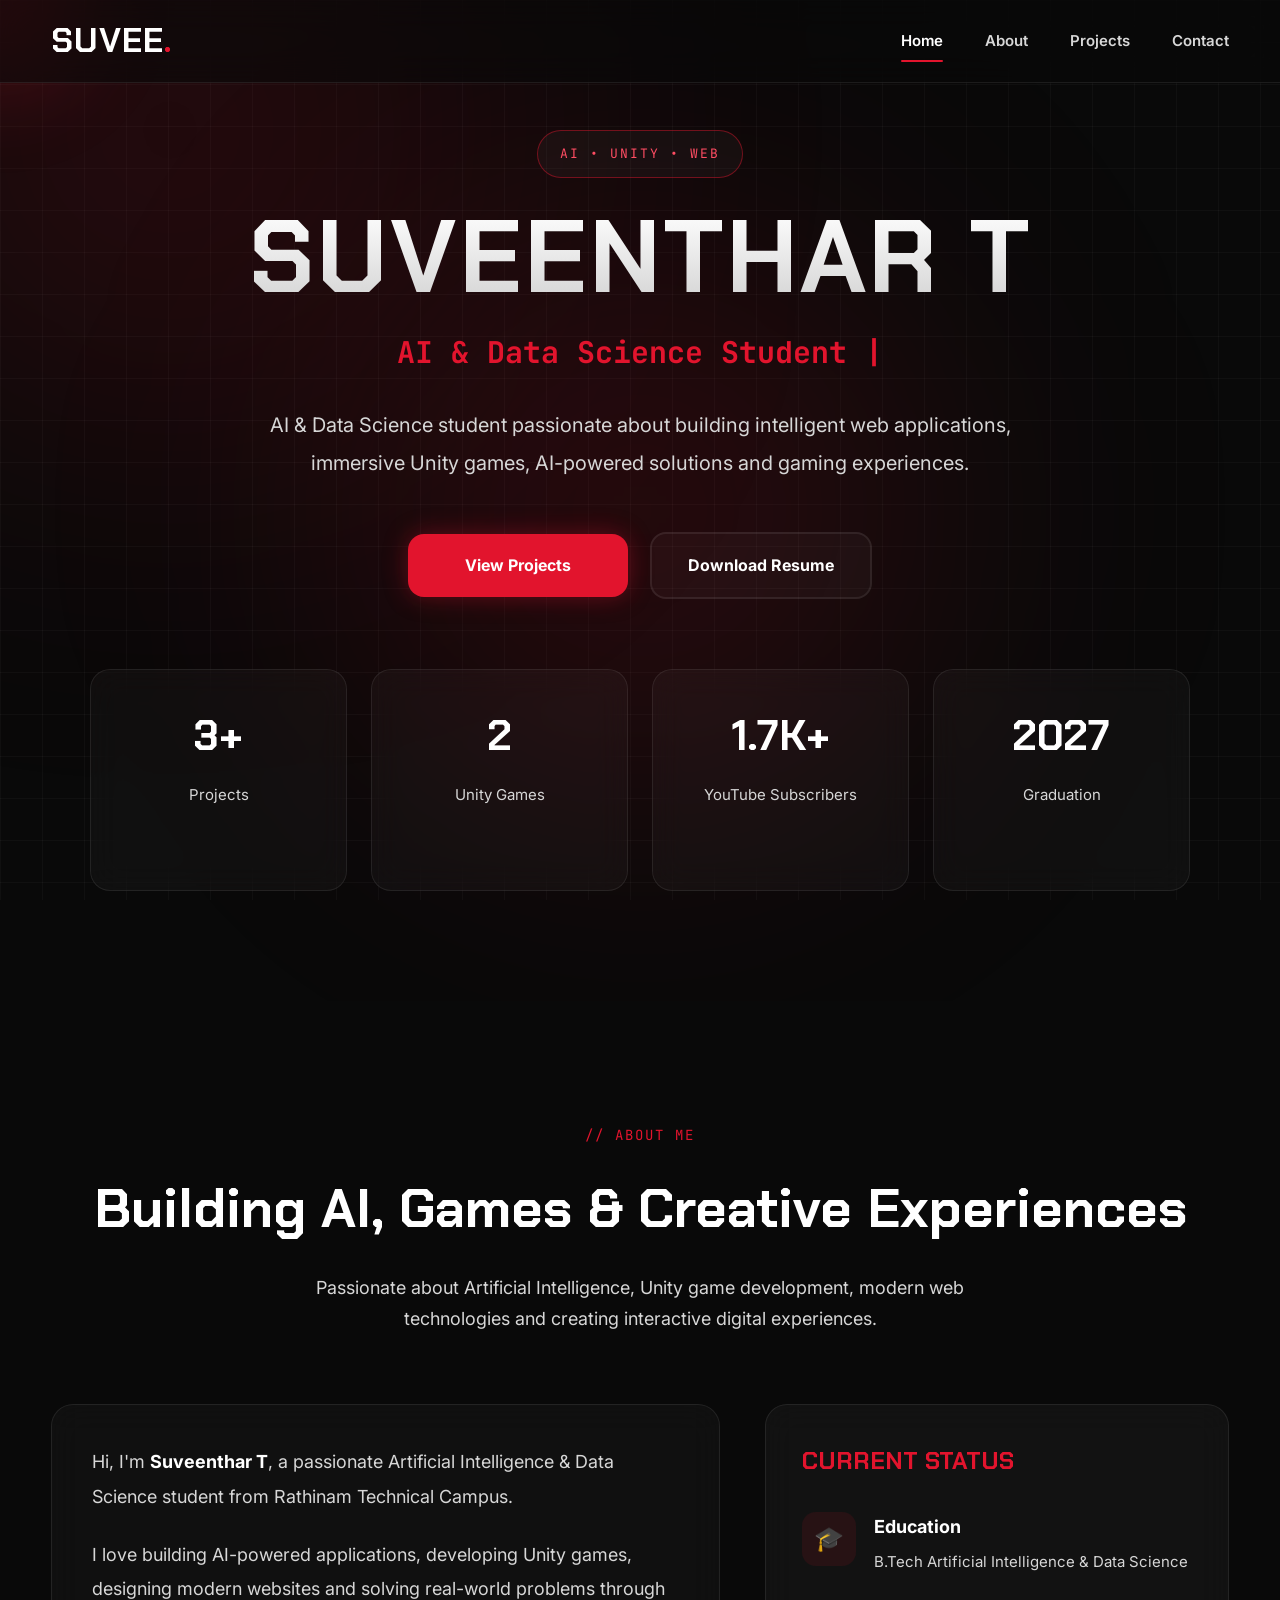
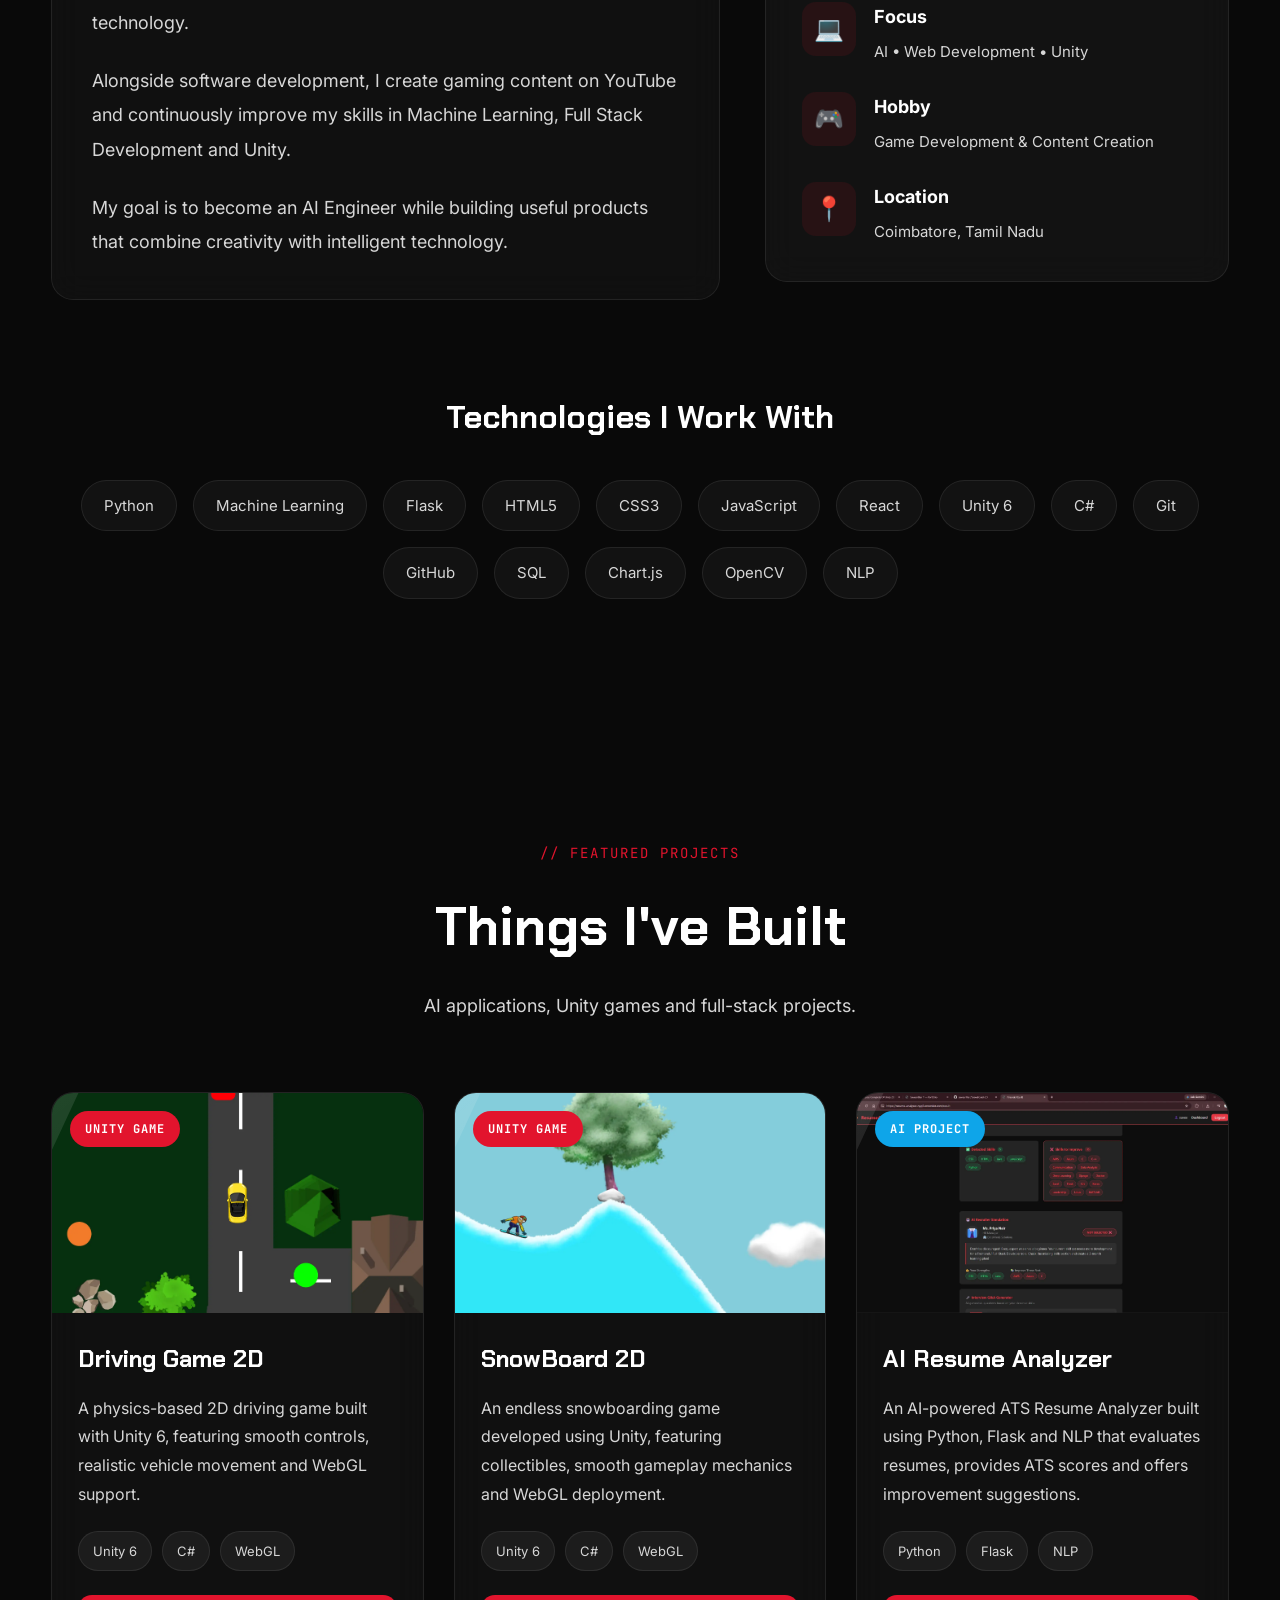
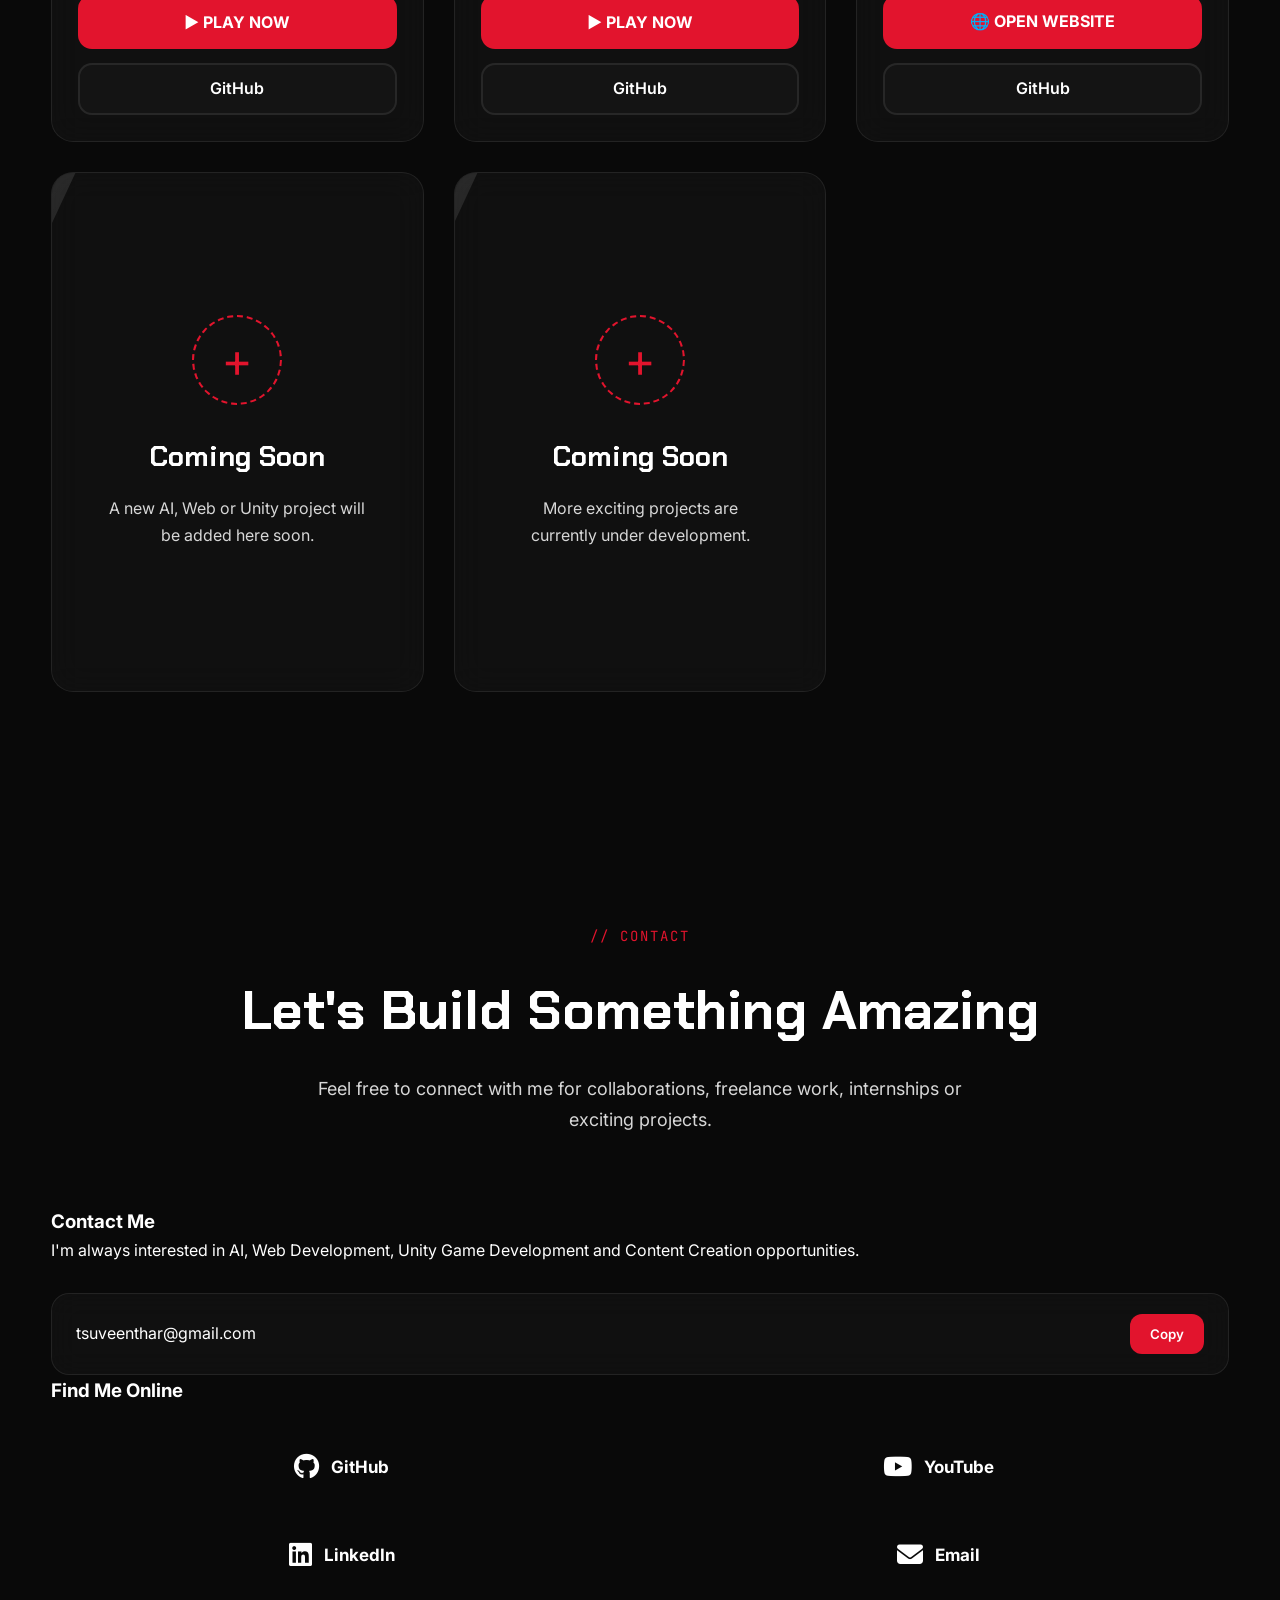
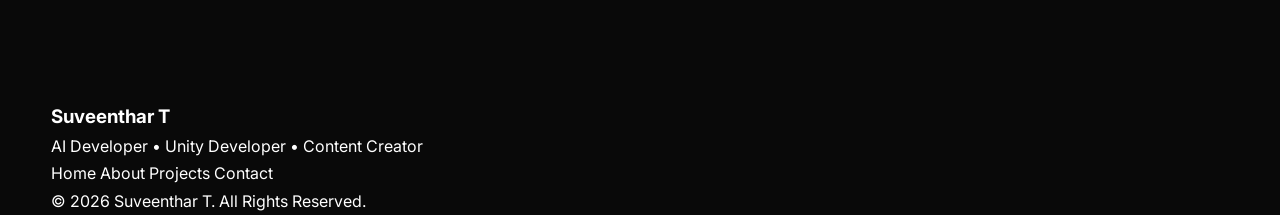
<file: index.html>
<!DOCTYPE html>
<html lang="en">

<head>

    <!-- ========================================= -->
    <!-- BASIC -->
    <!-- ========================================= -->

    <meta charset="UTF-8">

    <meta name="viewport"
          content="width=device-width, initial-scale=1.0">

    <meta http-equiv="X-UA-Compatible"
          content="IE=edge">

    <title>
        Suveenthar T | AI Developer • Unity Developer • Content Creator
    </title>

    <meta name="description"
          content="Official portfolio of Suveenthar T - AI & Data Science Student, Unity Game Developer, Full Stack Developer and Content Creator.">

    <meta name="keywords"
          content="Suveenthar, Portfolio, AI, Unity, Game Developer, Web Developer, AI Developer, Machine Learning, Python, JavaScript">

    <meta name="author"
          content="Suveenthar T">

    <meta name="theme-color"
          content="#e2142d">

    <meta name="color-scheme"
          content="dark">

    <!-- ========================================= -->
    <!-- FAVICON -->
    <!-- ========================================= -->

    <link rel="icon"
          href="assets/favicon.ico">

    <!-- ========================================= -->
    <!-- GOOGLE FONTS -->
    <!-- ========================================= -->

    <link rel="preconnect"
          href="https://fonts.googleapis.com">

    <link rel="preconnect"
          href="https://fonts.gstatic.com"
          crossorigin>


    <link href="https://fonts.googleapis.com/css2?family=Inter:wght@400;500;600;700&family=Chakra+Petch:wght@500;600;700&family=JetBrains+Mono:wght@400;700&display=swap"
          rel="stylesheet">

    <link rel="stylesheet"
          href="https://cdnjs.cloudflare.com/ajax/libs/font-awesome/6.7.2/css/all.min.css">


    <!-- ========================================= -->
    <!-- CSS -->
    <!-- ========================================= -->

    <link rel="stylesheet"
          href="styles.css">

</head>

<body>

    <!-- ========================================= -->
    <!-- BACKGROUND -->
    <!-- ========================================= -->

    <div class="bg-grid"></div>

    <div class="cursor-glow"></div>

    <!-- ========================================= -->
    <!-- NAVBAR -->
    <!-- ========================================= -->

    <header class="navbar">

        <div class="container">

            <a href="#home"
               class="logo">

                SUVEE<span>.</span>

            </a>

            <nav
                class="nav-links"
                id="navLinks">

                <a href="#home">Home</a>

                <a href="#about">About</a>

                <a href="#projects">Projects</a>

                <a href="#contact">Contact</a>

            </nav>

            <button
                id="menuBtn"
                class="menu-btn"
                aria-label="Toggle Menu">

                ☰

            </button>

        </div>

    </header>

    <!-- ========================================= -->
    <!-- HERO -->
    <!-- ========================================= -->

    <section
        id="home"
        class="hero">

        <div class="hero-content">

            <span class="hero-tag">

                AI • UNITY • WEB

            </span>

            <h1>

                SUVEENTHAR T

            </h1>

            <h2>

                <span id="typewriter"></span>

                <span class="cursor">|</span>

            </h2>

            <p>

                AI & Data Science student passionate about building
                intelligent web applications, immersive Unity games,
                AI-powered solutions and gaming experiences.

            </p>

            <div class="hero-buttons">

                <a href="#projects"
                   class="primary-btn">

                    View Projects

                </a>

                <a href="resume.pdf"
                   download
                   class="secondary-btn">

                    Download Resume

                </a>

            </div>

        </div>

        <!-- HERO STATS -->

        <div class="hero-stats">

            <div class="stat-card">

                <h3>

                    <span
                        class="counter"
                        data-target="3">

                        0

                    </span>+

                </h3>

                <p>

                    Projects

                </p>

            </div>

            <div class="stat-card">

                <h3>

                    <span
                        class="counter"
                        data-target="2">

                        0

                    </span>

                </h3>

                <p>

                    Unity Games

                </p>

            </div>

            <div class="stat-card">

                <h3>

                    1.7K+

                </h3>

                <p>

                    YouTube Subscribers

                </p>

            </div>

            <div class="stat-card">

                <h3>

                    2027

                </h3>

                <p>

                    Graduation

                </p>

            </div>

        </div>

    </section>

    <!-- ========================================= -->
    <!-- ABOUT -->
    <!-- ========================================= -->

<section id="about" class="about-section">

    <div class="container">

        <div class="section-header">

            <span class="section-tag">

                // ABOUT ME

            </span>

            <h2>

                Building AI, Games & Creative Experiences

            </h2>

            <p>

                Passionate about Artificial Intelligence, Unity game development,
                modern web technologies and creating interactive digital experiences.

            </p>

        </div>

        <div class="about-grid">

            <!-- LEFT -->

            <div class="about-content">

                <p>

                    Hi, I'm <strong>Suveenthar T</strong>, a passionate
                    Artificial Intelligence & Data Science student from
                    Rathinam Technical Campus.

                </p>

                <p>

                    I love building AI-powered applications, developing Unity
                    games, designing modern websites and solving real-world
                    problems through technology.

                </p>

                <p>

                    Alongside software development, I create gaming content on
                    YouTube and continuously improve my skills in Machine
                    Learning, Full Stack Development and Unity.

                </p>

                <p>

                    My goal is to become an AI Engineer while building useful
                    products that combine creativity with intelligent
                    technology.

                </p>

            </div>

            <!-- RIGHT -->

            <div class="about-card">

                <h3>

                    CURRENT STATUS

                </h3>

                <div class="about-item">

                    <span>🎓</span>

                    <div>

                        <h4>

                            Education

                        </h4>

                        <p>

                            B.Tech Artificial Intelligence & Data Science

                        </p>

                    </div>

                </div>

                <div class="about-item">

                    <span>💻</span>

                    <div>

                        <h4>

                            Focus

                        </h4>

                        <p>

                            AI • Web Development • Unity

                        </p>

                    </div>

                </div>

                <div class="about-item">

                    <span>🎮</span>

                    <div>

                        <h4>

                            Hobby

                        </h4>

                        <p>

                            Game Development & Content Creation

                        </p>

                    </div>

                </div>

                <div class="about-item">

                    <span>📍</span>

                    <div>

                        <h4>

                            Location

                        </h4>

                        <p>

                            Coimbatore, Tamil Nadu

                        </p>

                    </div>

                </div>

            </div>

        </div>

        <!-- TECH STACK -->

        <div class="tech-stack">

            <h3>

                Technologies I Work With

            </h3>

            <div class="tech-grid">

                <span>Python</span>

                <span>Machine Learning</span>

                <span>Flask</span>

                <span>HTML5</span>

                <span>CSS3</span>

                <span>JavaScript</span>

                <span>React</span>

                <span>Unity 6</span>

                <span>C#</span>

                <span>Git</span>

                <span>GitHub</span>

                <span>SQL</span>

                <span>Chart.js</span>

                <span>OpenCV</span>

                <span>NLP</span>

            </div>

        </div>

    </div>

</section>

<!-- ========================================= -->
<!-- PROJECTS -->
<!-- ========================================= -->

<section id="projects" class="projects-section">

    <div class="container">

        <div class="section-header">

            <span class="section-tag">

                // FEATURED PROJECTS

            </span>

            <h2>

                Things I've Built

            </h2>

            <p>

                AI applications, Unity games and full-stack projects.

            </p>

        </div>

        <div class="projects-grid">

            <!-- ================================= -->
            <!-- DRIVING GAME -->
            <!-- ================================= -->

            <div class="project-card">

                <div class="project-image">

                    <img
                        src="assets/images/driving-game.webp"
                        alt="Driving Game 2D">

                    <span class="project-type unity">

                        UNITY GAME

                    </span>

                </div>

                <div class="project-content">

                    <h3>

                        Driving Game 2D

                    </h3>

                    <p>

                        A physics-based 2D driving game built with Unity 6,
                        featuring smooth controls, realistic vehicle movement
                        and WebGL support.

                    </p>

                    <div class="project-tags">

                        <span>Unity 6</span>

                        <span>C#</span>

                        <span>WebGL</span>

                    </div>

                    <div class="project-buttons">

                        <button
                            class="play-btn"
                            data-title="Driving Game 2D"
                            data-game="https://suveenthar.github.io/Driving-Game-2D/">

                            ▶ PLAY NOW

                        </button>

                        <a
                            class="github-btn"
                            href="https://github.com/suveenthar/Driving-Game-2D"
                            target="_blank"
                            rel="noopener">

                            GitHub

                        </a>

                    </div>

                </div>

            </div>

            <!-- ================================= -->
            <!-- SNOWBOARD GAME -->
            <!-- ================================= -->

            <div class="project-card">

                <div class="project-image">

                    <img
                        src="assets/images/snowboard-game.webp"
                        alt="SnowBoard 2D">

                    <span class="project-type unity">

                        UNITY GAME

                    </span>

                </div>

                <div class="project-content">

                    <h3>

                        SnowBoard 2D

                    </h3>

                    <p>

                        An endless snowboarding game developed using Unity,
                        featuring collectibles, smooth gameplay mechanics
                        and WebGL deployment.

                    </p>

                    <div class="project-tags">

                        <span>Unity 6</span>

                        <span>C#</span>

                        <span>WebGL</span>

                    </div>

                    <div class="project-buttons">

                        <button
                            class="play-btn"
                            data-title="SnowBoard 2D"
                            data-game="https://suveenthar.github.io/SnowBoard-2D/">

                            ▶ PLAY NOW

                        </button>

                        <a
                            class="github-btn"
                            href="https://github.com/suveenthar/SnowBoard-2D"
                            target="_blank"
                            rel="noopener">

                            GitHub

                        </a>

                    </div>

                </div>

            </div>

            <!-- ================================= -->
            <!-- AI RESUME ANALYZER -->
            <!-- ================================= -->

            <div class="project-card">

                <div class="project-image">

                    <img
                        src="assets/images/resume-analyzer.webp"
                        alt="AI Resume Analyzer">

                    <span class="project-type ai">

                        AI PROJECT

                    </span>

                </div>

                <div class="project-content">

                    <h3>

                        AI Resume Analyzer

                    </h3>

                    <p>

                        An AI-powered ATS Resume Analyzer built using Python,
                        Flask and NLP that evaluates resumes, provides ATS
                        scores and offers improvement suggestions.

                    </p>

                    <div class="project-tags">

                        <span>Python</span>

                        <span>Flask</span>

                        <span>NLP</span>

                    </div>

                    <div class="project-buttons">

                        <a

                        class="website-btn"

                        href="https://resume-analyzer-nyq8.onrender.com/"

                        target="_blank"

                        rel="noopener">

                            🌐 OPEN WEBSITE

                        </a>

                        <a
                            class="github-btn"
                            href="#">

                            GitHub

                        </a>

                    </div>

                </div>

            </div>

            <!-- ================================= -->
            <!-- COMING SOON -->
            <!-- ================================= -->

            <div class="project-card coming-soon">

                <div class="coming-icon">

                    +

                </div>

                <h3>

                    Coming Soon

                </h3>

                <p>

                    A new AI, Web or Unity project will be added here soon.

                </p>

            </div>

            <!-- ================================= -->
            <!-- COMING SOON -->
            <!-- ================================= -->

            <div class="project-card coming-soon">

                <div class="coming-icon">

                    +

                </div>

                <h3>

                    Coming Soon

                </h3>

                <p>

                    More exciting projects are currently under development.

                </p>

            </div>

        </div>

    </div>

</section>

<!-- ========================================= -->
<!-- UNITY GAME OVERLAY -->
<!-- ========================================= -->

<div
    id="gameOverlay"
    class="game-overlay"
    aria-hidden="true">

    <div
        class="game-window"
        role="dialog"
        aria-modal="true">

        <!-- Top Bar -->

        <div class="game-topbar">

            <div class="game-title">

                <span class="red-dot"></span>

                <span id="gameTitle">

                    Unity Game

                </span>

            </div>

            <div class="game-controls">


                <button
                    id="reloadGame"
                    type="button"
                    title="Reload">

                    ↻

                </button>

                <button
                    id="closeGame"
                    type="button"
                    title="Close">

                    ✕

                </button>

            </div>

        </div>

        <!-- Loading Screen -->

        <div
            id="gameLoading"
            class="game-loading">

            <div class="loader-circle"></div>

            <h2>

                Loading Game...

            </h2>

            <p>

                Please wait while Unity starts.

            </p>

        </div>

        <!-- Game Container -->

        <div class="game-frame-wrapper">

            <iframe

                id="gameFrame"

                title="Unity WebGL Game"

                loading="lazy"

                allow="fullscreen"

                allowfullscreen

                referrerpolicy="strict-origin-when-cross-origin">

            </iframe>

        </div>

    </div>

</div>

<!-- ========================================= -->
<!-- CONTACT -->
<!-- ========================================= -->

<section
    id="contact"
    class="contact-section">

    <div class="container">

        <div class="section-header">

            <span class="section-tag">

                // CONTACT

            </span>

            <h2>

                Let's Build Something Amazing

            </h2>

            <p>

                Feel free to connect with me for collaborations,
                freelance work, internships or exciting projects.

            </p>

        </div>

        <div class="contact-wrapper">

            <!-- Contact Card -->

            <div class="contact-card">

                <h3>

                    Contact Me

                </h3>

                <p>

                    I'm always interested in AI, Web Development,
                    Unity Game Development and Content Creation opportunities.

                </p>

                <div class="email-box">

                    <span>

                        tsuveenthar@gmail.com

                    </span>

                    <button
                        class="copy-btn"
                        type="button">

                        Copy

                    </button>

                </div>

            </div>

            <!-- Social -->

            <div class="contact-card">

                <h3>

                    Find Me Online

                </h3>

                <div class="social-grid">

                    <a href="https://github.com/suveenthar"
   target="_blank"
   rel="noopener"
   class="social-card github">

    <i class="fab fa-github"></i>
    <span>GitHub</span>

</a>

<a href="https://www.youtube.com/@SuveeGaming"
   target="_blank"
   rel="noopener"
   class="social-card youtube">

    <i class="fab fa-youtube"></i>
    <span>YouTube</span>

</a>

<a href="https://www.linkedin.com/in/suveenthar/"
   target="_blank"
   rel="noopener"
   class="social-card linkedin">

    <i class="fab fa-linkedin"></i>
    <span>LinkedIn</span>

</a>

<a href="mailto:tsuveenthar@gmail.com"
   class="social-card email">

    <i class="fas fa-envelope"></i>
    <span>Email</span>

</a>

                </div>

            </div>

        </div>

    </div>

</section>

<!-- ========================================= -->
<!-- FOOTER -->
<!-- ========================================= -->

<footer class="footer">

    <div class="container">

        <h3>

            Suveenthar T

        </h3>

        <p>

            AI Developer • Unity Developer • Content Creator

        </p>

        <div class="footer-links">

            <a href="#home">Home</a>

            <a href="#about">About</a>

            <a href="#projects">Projects</a>

            <a href="#contact">Contact</a>

        </div>

        <p class="footer-copy">

            © <span id="year"></span> Suveenthar T.
            All Rights Reserved.

        </p>

    </div>

</footer>

<!-- ========================================= -->
<!-- JAVASCRIPT -->
<!-- ========================================= -->

<script src="script.js"></script>

</body>

</html>
</file>
<file: styles.css>
/*==================================================
  SUVEENTHAR PORTFOLIO V3
  PART 1 - ROOT, RESET & GLOBAL
==================================================*/

/*==============================
ROOT VARIABLES
==============================*/

:root{

    --bg:#090909;
    --surface:#111111;
    --card:#181818;
    --card-hover:#202020;

    --primary:#e2142d;
    --primary-light:#ff4d63;
    --primary-dark:#b60f25;

    --white:#ffffff;
    --text:#d7d7d7;
    --text-light:#a8a8a8;

    --border:rgba(255,255,255,.08);

    --shadow:
        0 10px 40px rgba(226,20,45,.20);

    --radius:18px;

    --transition:.35s ease;

    --font-main:"Inter",sans-serif;
    --font-title:"Chakra Petch",sans-serif;
    --font-code:"JetBrains Mono",monospace;

}


/*==============================
RESET
==============================*/

*,
*::before,
*::after{

    margin:0;
    padding:0;

    box-sizing:border-box;

}

html{

    scroll-behavior:smooth;

    scroll-padding-top:90px;

}

body{

    background:var(--bg);

    color:var(--white);

    font-family:var(--font-main);

    line-height:1.7;

    overflow-x:hidden;

    position:relative;

}


/*==============================
SCROLLBAR
==============================*/

::-webkit-scrollbar{

    width:10px;

}

::-webkit-scrollbar-track{

    background:#0d0d0d;

}

::-webkit-scrollbar-thumb{

    background:var(--primary);

    border-radius:100px;

}

::-webkit-scrollbar-thumb:hover{

    background:var(--primary-light);

}


/*==============================
SELECTION
==============================*/

::selection{

    background:var(--primary);

    color:#fff;

}


/*==============================
GLOBAL
==============================*/

img{

    display:block;

    max-width:100%;

}

a{

    text-decoration:none;

    color:inherit;

}

button{

    border:none;

    outline:none;

    cursor:pointer;

    font-family:inherit;

}

input,
textarea{

    font-family:inherit;

}


/*==============================
CONTAINER
==============================*/

.container{

    width:min(1200px,92%);

    margin:auto;

}

section{

    padding:110px 0;

    position:relative;

}


/*==============================
BACKGROUND GRID
==============================*/

.bg-grid{

    position:fixed;

    inset:0;

    pointer-events:none;

    z-index:-3;

    background-image:

        linear-gradient(
            rgba(255,255,255,.03) 1px,
            transparent 1px
        ),

        linear-gradient(
            90deg,
            rgba(255,255,255,.03) 1px,
            transparent 1px
        );

    background-size:42px 42px;

}


/*==============================
BACKGROUND GLOW
==============================*/

.bg-grid::before{

    content:"";

    position:absolute;

    width:700px;

    height:700px;

    left:-180px;

    top:-220px;

    background:

        radial-gradient(

            circle,

            rgba(226,20,45,.35),

            transparent 70%

        );

    filter:blur(170px);

    animation:moveGlow 12s ease-in-out infinite alternate;

}


@keyframes moveGlow{

    from{

        transform:translate(0,0);

    }

    to{

        transform:translate(240px,170px);

    }

}


/*==============================
CURSOR GLOW
==============================*/

.cursor-glow{

    position:fixed;

    width:260px;

    height:260px;

    border-radius:50%;

    pointer-events:none;

    transform:translate(-50%,-50%);

    z-index:-1;

    background:

        radial-gradient(

            circle,

            rgba(226,20,45,.30),

            transparent 72%

        );

    filter:blur(32px);

    transition:

        transform .08s linear,

        left .08s linear,

        top .08s linear;

}


/*==============================
COMMON TITLES
==============================*/

.section-header{

    text-align:center;

    margin-bottom:70px;

}

.section-tag{

    display:inline-block;

    margin-bottom:16px;

    color:var(--primary);

    font-family:var(--font-code);

    font-size:14px;

    letter-spacing:2px;

    text-transform:uppercase;

}

.section-header h2{

    font-size:clamp(34px,5vw,54px);

    font-family:var(--font-title);

    margin-bottom:18px;

}

.section-header p{

    max-width:700px;

    margin:auto;

    color:var(--text);

    font-size:18px;

}


/*==============================
COMMON ANIMATION
==============================*/

.fade-up{

    animation:fadeUp .8s ease forwards;

}

@keyframes fadeUp{

    from{

        opacity:0;

        transform:translateY(40px);

    }

    to{

        opacity:1;

        transform:translateY(0);

    }

}

/*==================================================
  PART 2 - NAVBAR
==================================================*/

/*==============================
NAVBAR
==============================*/

.navbar{

    position:fixed;

    top:0;
    left:0;

    width:100%;

    z-index:1000;

    background:rgba(9,9,9,.60);

    backdrop-filter:blur(18px);

    -webkit-backdrop-filter:blur(18px);

    border-bottom:1px solid var(--border);

    transition:all .35s ease;

}

.navbar.scrolled{

    background:rgba(9,9,9,.92);

    box-shadow:0 8px 35px rgba(0,0,0,.35);

}


/*==============================
NAVBAR CONTAINER
==============================*/

.navbar .container{

    display:flex;

    justify-content:space-between;

    align-items:center;

    min-height:82px;

}


/*==============================
LOGO
==============================*/

.logo{

    font-size:34px;

    font-family:var(--font-title);

    font-weight:700;

    letter-spacing:1px;

    color:#fff;

    transition:var(--transition);

}

.logo span{

    color:var(--primary);

}

.logo:hover{

    transform:scale(1.05);

}


/*==============================
NAV LINKS
==============================*/

.nav-links{

    display:flex;

    align-items:center;

    gap:42px;

}

.nav-links a{

    position:relative;

    color:var(--text);

    font-size:15px;

    font-weight:600;

    transition:var(--transition);

}

.nav-links a:hover{

    color:#fff;

}


/* underline */

.nav-links a::after{

    content:"";

    position:absolute;

    left:0;

    bottom:-8px;

    width:0;

    height:2px;

    border-radius:10px;

    background:var(--primary);

    transition:.35s ease;

}

.nav-links a:hover::after,

.nav-links a.active::after{

    width:100%;

}

.nav-links a.active{

    color:#fff;

}


/*==============================
MENU BUTTON
==============================*/

.menu-btn{

    display:none;

    width:48px;

    height:48px;

    border-radius:12px;

    background:transparent;

    color:#fff;

    font-size:28px;

    transition:var(--transition);

}

.menu-btn:hover{

    background:rgba(255,255,255,.08);

}


/*==================================================
  MOBILE MENU
==================================================*/

@media (max-width:900px){

.nav-links{

    position:fixed;

    top:82px;

    right:-100%;

    width:280px;

    height:calc(100vh - 82px);

    background:#101010;

    border-left:1px solid var(--border);

    display:flex;

    flex-direction:column;

    justify-content:flex-start;

    align-items:center;

    gap:35px;

    padding-top:50px;

    transition:right .35s ease;

    z-index:999;

}

.nav-links.active{

    right:0;

}

.nav-links a{

    font-size:18px;

}

.menu-btn{

    display:flex;

    justify-content:center;

    align-items:center;

}

}


/*==============================
SMALL MOBILE
==============================*/

@media (max-width:480px){

.logo{

    font-size:30px;

}

.navbar .container{

    min-height:75px;

}

.nav-links{

    top:75px;

    height:calc(100vh - 75px);

    width:100%;

    border-left:none;

}

}

/*==================================================
  PART 3 - HERO SECTION
==================================================*/

/*==============================
HERO
==============================*/

.hero{

    min-height:100vh;

    display:flex;

    flex-direction:column;

    justify-content:center;

    align-items:center;

    text-align:center;

    position:relative;

    overflow:hidden;

    padding-top:130px;

}


/* Hero Background Glow */

.hero::before{

    content:"";

    position:absolute;

    width:900px;

    height:900px;

    background:

        radial-gradient(

            circle,

            rgba(226,20,45,.18),

            transparent 70%

        );

    filter:blur(120px);

    z-index:-1;

    animation:heroGlow 8s ease-in-out infinite alternate;

}

@keyframes heroGlow{

    from{

        transform:translate(-120px,-60px);

    }

    to{

        transform:translate(120px,80px);

    }

}


/*==============================
HERO CONTENT
==============================*/

.hero-content{

    max-width:900px;

    margin:auto;

    animation:fadeUp 1s ease;

}

.hero-tag{

    display:inline-block;

    padding:12px 22px;

    border-radius:999px;

    border:1px solid rgba(226,20,45,.45);

    background:rgba(255,255,255,.03);

    color:var(--primary-light);

    font-family:var(--font-code);

    font-size:13px;

    letter-spacing:2px;

    text-transform:uppercase;

    margin-bottom:28px;

}

.hero h1{

    font-size:clamp(58px,8vw,110px);

    font-family:var(--font-title);

    line-height:1;

    letter-spacing:2px;

    margin-bottom:18px;

    background:linear-gradient(

        180deg,

        #ffffff,

        #d2d2d2

    );

    -webkit-background-clip:text;

    -webkit-text-fill-color:transparent;

}

.hero h2{

    min-height:48px;

    margin-bottom:28px;

    color:var(--primary);

    font-family:var(--font-code);

    font-size:30px;

}

.cursor{

    animation:blink .8s infinite;

}

@keyframes blink{

    50%{

        opacity:0;

    }

}

.hero p{

    max-width:760px;

    margin:auto;

    color:var(--text);

    font-size:20px;

    line-height:1.9;

    margin-bottom:50px;

}


/*==============================
BUTTONS
==============================*/

.hero-buttons{

    display:flex;

    justify-content:center;

    align-items:center;

    gap:22px;

    flex-wrap:wrap;

    margin-bottom:70px;

}

.primary-btn,

.secondary-btn{

    min-width:220px;

    padding:18px 36px;

    border-radius:16px;

    font-size:16px;

    font-weight:700;

    transition:var(--transition);

    display:flex;

    justify-content:center;

    align-items:center;

}

.primary-btn{

    background:var(--primary);

    color:#fff;

    box-shadow:0 0 25px rgba(226,20,45,.35);

}

.primary-btn:hover{

    background:var(--primary-light);

    transform:translateY(-6px);

    box-shadow:0 0 40px rgba(226,20,45,.45);

}

.secondary-btn{

    border:2px solid rgba(255,255,255,.08);

    background:rgba(255,255,255,.03);

    color:#fff;

}

.secondary-btn:hover{

    border-color:var(--primary);

    background:rgba(226,20,45,.08);

    transform:translateY(-6px);

}


/*==============================
HERO STATS
==============================*/

.hero-stats{

    width:min(1100px,95%);

    display:grid;

    grid-template-columns:repeat(4,1fr);

    gap:24px;

}

.stat-card{

    background:rgba(255,255,255,.03);

    border:1px solid var(--border);

    border-radius:20px;

    padding:30px;

    transition:var(--transition);

    backdrop-filter:blur(16px);

    position:relative;

    overflow:hidden;

}

.stat-card::before{

    content:"";

    position:absolute;

    left:-120%;

    top:0;

    width:100%;

    height:100%;

    background:

        linear-gradient(

            90deg,

            transparent,

            rgba(255,255,255,.08),

            transparent

        );

    transition:.8s;

}

.stat-card:hover::before{

    left:120%;

}

.stat-card:hover{

    transform:translateY(-10px);

    border-color:var(--primary);

    box-shadow:var(--shadow);

}

.stat-card h3{

    font-size:42px;

    font-family:var(--font-title);

    margin-bottom:10px;

}

.stat-card p{

    color:var(--text);

    font-size:15px;

}


/*==============================
FLOAT ANIMATION
==============================*/

.hero-buttons a{

    animation:float 5s ease-in-out infinite;

}

.hero-buttons a:nth-child(2){

    animation-delay:1s;

}

@keyframes float{

    0%{

        transform:translateY(0);

    }

    50%{

        transform:translateY(-8px);

    }

    100%{

        transform:translateY(0);

    }

}


/*==============================
RESPONSIVE
==============================*/

@media(max-width:1100px){

.hero-stats{

    grid-template-columns:repeat(2,1fr);

}

}

@media(max-width:768px){

.hero{

    padding-top:120px;

}

.hero h1{

    font-size:58px;

}

.hero h2{

    font-size:22px;

}

.hero p{

    font-size:17px;

}

.hero-buttons{

    flex-direction:column;

}

.primary-btn,

.secondary-btn{

    width:100%;

    max-width:320px;

}

.hero-stats{

    grid-template-columns:1fr;

}

}

@media(max-width:500px){

.hero h1{

    font-size:44px;

}

.hero h2{

    font-size:18px;

}

.hero p{

    font-size:15px;

}

.hero-tag{

    font-size:11px;

    padding:10px 18px;

}

}

/*==================================================
  PART 4 - ABOUT SECTION
==================================================*/

/*==============================
ABOUT SECTION
==============================*/

.about-section{

    position:relative;

    padding:120px 0;

}


/*==============================
ABOUT GRID
==============================*/

.about-grid{

    display:grid;

    grid-template-columns:1.3fr .9fr;

    gap:45px;

    align-items:start;

}


/*==============================
LEFT CONTENT
==============================*/

.about-content{

    background:rgba(255,255,255,.03);

    border:1px solid var(--border);

    border-radius:22px;

    padding:40px;

    backdrop-filter:blur(16px);

    transition:var(--transition);

}

.about-content:hover{

    transform:translateY(-8px);

    border-color:var(--primary);

    box-shadow:var(--shadow);

}

.about-content p{

    color:var(--text);

    font-size:18px;

    line-height:1.9;

    margin-bottom:24px;

}

.about-content p:last-child{

    margin-bottom:0;

}

.about-content strong{

    color:#fff;

}


/*==============================
RIGHT CARD
==============================*/

.about-card{

    background:rgba(255,255,255,.04);

    border:1px solid var(--border);

    border-radius:22px;

    padding:36px;

    backdrop-filter:blur(16px);

    transition:var(--transition);

}

.about-card:hover{

    transform:translateY(-8px);

    border-color:var(--primary);

    box-shadow:var(--shadow);

}

.about-card h3{

    font-family:var(--font-title);

    font-size:24px;

    color:var(--primary);

    margin-bottom:30px;

}


/*==============================
ABOUT ITEMS
==============================*/

.about-item{

    display:flex;

    align-items:flex-start;

    gap:18px;

    margin-bottom:28px;

}

.about-item:last-child{

    margin-bottom:0;

}

.about-item span{

    width:54px;

    height:54px;

    border-radius:14px;

    display:flex;

    justify-content:center;

    align-items:center;

    font-size:24px;

    background:rgba(226,20,45,.10);

}

.about-item h4{

    font-size:18px;

    margin-bottom:6px;

}

.about-item p{

    color:var(--text);

    font-size:15px;

}


/*==============================
TECH STACK
==============================*/

.tech-stack{

    margin-top:90px;

}

.tech-stack h3{

    text-align:center;

    font-family:var(--font-title);

    font-size:32px;

    margin-bottom:35px;

}


/*==============================
TECH GRID
==============================*/

.tech-grid{

    display:flex;

    justify-content:center;

    flex-wrap:wrap;

    gap:16px;

}

.tech-grid span{

    padding:12px 22px;

    border-radius:999px;

    background:rgba(255,255,255,.04);

    border:1px solid var(--border);

    color:var(--text);

    transition:var(--transition);

    cursor:default;

    font-size:15px;

}

.tech-grid span:hover{

    background:var(--primary);

    border-color:var(--primary);

    color:#fff;

    transform:translateY(-5px);

    box-shadow:

        0 0 25px rgba(226,20,45,.35);

}


/*==============================
RESPONSIVE
==============================*/

@media(max-width:1000px){

.about-grid{

    grid-template-columns:1fr;

}

.about-card{

    margin-top:10px;

}

}

@media(max-width:768px){

.about-content,

.about-card{

    padding:30px;

}

.about-content p{

    font-size:16px;

}

.tech-stack{

    margin-top:70px;

}

.tech-stack h3{

    font-size:28px;

}

}

@media(max-width:500px){

.about-item{

    gap:14px;

}

.about-item span{

    width:46px;

    height:46px;

    font-size:20px;

}

.about-item h4{

    font-size:16px;

}

.about-item p{

    font-size:14px;

}

.tech-grid{

    gap:12px;

}

.tech-grid span{

    font-size:14px;

    padding:10px 18px;

}

}

/*==================================================
  PART 5 - PROJECTS
==================================================*/

/*==============================
PROJECT SECTION
==============================*/

.projects-section{

    position:relative;

    padding:120px 0;

}

.projects-grid{

    display:grid;

    grid-template-columns:repeat(auto-fit,minmax(320px,1fr));

    gap:30px;

    margin-top:70px;

}


/*==============================
PROJECT CARD
==============================*/

.project-card{

    background:rgba(255,255,255,.03);

    border:1px solid var(--border);

    border-radius:22px;

    overflow:hidden;

    backdrop-filter:blur(16px);

    transition:var(--transition);

    position:relative;

    display:flex;

    flex-direction:column;

}

.project-card:hover{

    transform:translateY(-12px);

    border-color:var(--primary);

    box-shadow:0 20px 45px rgba(226,20,45,.22);

}

.project-card::before{

    content:"";

    position:absolute;

    inset:0;

    background:

        linear-gradient(

            transparent,

            rgba(226,20,45,.05)

        );

    opacity:0;

    transition:.35s;

    pointer-events:none;

}

.project-card:hover::before{

    opacity:1;

}


/*==============================
PROJECT IMAGE
==============================*/

.project-image{

    position:relative;

    height:220px;

    overflow:hidden;

    background:#111;

}

.project-image img{

    width:100%;

    height:100%;

    object-fit:cover;

    transition:.5s;

}

.project-card:hover .project-image img{

    transform:scale(1.08);

}


/*==============================
PROJECT BADGE
==============================*/

.project-type{

    position:absolute;

    left:18px;

    top:18px;

    padding:8px 15px;

    border-radius:999px;

    font-size:12px;

    font-weight:700;

    letter-spacing:1px;

    color:#fff;

    font-family:var(--font-code);

}

.project-type.unity{

    background:var(--primary);

}

.project-type.ai{

    background:#0ea5e9;

}


/*==============================
PROJECT CONTENT
==============================*/

.project-content{

    display:flex;

    flex-direction:column;

    flex:1;

    padding:26px;

}

.project-content h3{

    font-size:24px;

    font-family:var(--font-title);

    margin-bottom:14px;

}

.project-content p{

    color:var(--text);

    line-height:1.8;

    margin-bottom:22px;

    flex:1;

}


/*==============================
TAGS
==============================*/

.project-tags{

    display:flex;

    flex-wrap:wrap;

    gap:10px;

    margin-bottom:24px;

}

.project-tags span{

    padding:8px 14px;

    border-radius:999px;

    background:rgba(255,255,255,.05);

    border:1px solid var(--border);

    color:var(--text);

    font-size:13px;

}


/*==============================
BUTTONS
==============================*/

.project-buttons{

    display:flex;

    flex-direction:column;

    gap:14px;

}


/*==============================
PLAY BUTTON
==============================*/

.play-btn,
.website-btn{

    width:100%;
    height:54px;

    display:flex;
    justify-content:center;
    align-items:center;

    border-radius:14px;

    background:var(--primary);
    color:#fff;

    font-size:16px;
    font-weight:700;

    transition:.3s;

    position:relative;
    overflow:hidden;

    text-align:center;

}

.play-btn:hover,

.website-btn:hover{

    transform:translateY(-3px);

    background:var(--primary-light);

    box-shadow:0 0 28px rgba(226,20,45,.45);

}

.play-btn:active,

.website-btn:active{

    transform:scale(.98);

}



/*==============================
BUTTON SHINE
==============================*/

.play-btn::before,

.website-btn::before{

    content:"";

    position:absolute;

    left:-120%;

    top:0;

    width:60%;

    height:100%;

    background:

        linear-gradient(

            90deg,

            transparent,

            rgba(255,255,255,.25),

            transparent

        );

    transform:skewX(-25deg);

    transition:.6s;

}

.play-btn:hover::before,

.website-btn:hover::before{

    left:150%;

}


/*==============================
GITHUB BUTTON
==============================*/

.github-btn{

    width:100%;

    height:52px;

    display:flex;

    justify-content:center;

    align-items:center;

    border-radius:14px;

    border:2px solid rgba(255,255,255,.08);

    background:rgba(255,255,255,.02);

    font-weight:600;

    transition:.3s;

}

.github-btn:hover{

    border-color:var(--primary);

    background:rgba(226,20,45,.08);

    transform:translateY(-3px);

}


/*==============================
COMING SOON
==============================*/

.coming-soon{

    justify-content:center;

    align-items:center;

    text-align:center;

    min-height:520px;

}

.coming-icon{

    width:90px;

    height:90px;

    display:flex;

    justify-content:center;

    align-items:center;

    border-radius:50%;

    border:2px dashed var(--primary);

    color:var(--primary);

    font-size:48px;

    margin-bottom:28px;

}

.coming-soon h3{

    font-family:var(--font-title);

    font-size:28px;

    margin-bottom:14px;

}

.coming-soon p{

    max-width:260px;

    color:var(--text);

}


/*==============================
CARD SHINE
==============================*/

.project-card::after{

    content:"";

    position:absolute;

    top:-120%;

    left:-60%;

    width:60%;

    height:250%;

    background:

        linear-gradient(

            120deg,

            transparent,

            rgba(255,255,255,.12),

            transparent

        );

    transform:rotate(25deg);

    transition:.8s;

}

.project-card:hover::after{

    left:140%;

}


/*==============================
RESPONSIVE
==============================*/

@media(max-width:768px){

.projects-grid{

    grid-template-columns:1fr;

}

.project-image{

    height:240px;

}

.project-content{

    padding:22px;

}

.project-content h3{

    font-size:22px;

}

.play-btn,

.website-btn,

.github-btn{

    height:52px;

}

}

/*==================================================
  PART 6 - UNITY GAME OVERLAY
==================================================*/

/*==============================
OVERLAY
==============================*/

.game-overlay{

    position:fixed;

    inset:0;

    display:flex;

    justify-content:center;

    align-items:center;

    background:rgba(0,0,0,.85);

    backdrop-filter:blur(10px);

    opacity:0;

    visibility:hidden;

    pointer-events:none;

    transition:.35s;

    z-index:99999;

}

.game-overlay.active{

    opacity:1;

    visibility:visible;

    pointer-events:auto;

}


/*==============================
WINDOW
==============================*/

.game-window{

    width:min(1500px,95vw);

    height:min(900px,92vh);

    display:flex;

    flex-direction:column;

    background:#111;

    border:2px solid var(--primary);

    border-radius:18px;

    overflow:hidden;

    box-shadow:

        0 0 30px rgba(226,20,45,.35);

    animation:overlayOpen .3s ease;

}

@keyframes overlayOpen{

    from{

        opacity:0;

        transform:scale(.95);

    }

    to{

        opacity:1;

        transform:scale(1);

    }

}


/*==============================
TOP BAR
==============================*/

.game-topbar{

    height:68px;

    display:flex;

    justify-content:space-between;

    align-items:center;

    padding:0 20px;

    background:#191919;

    flex-shrink:0;

    border-bottom:1px solid rgba(255,255,255,.08);

}

.game-title{

    display:flex;

    align-items:center;

    gap:14px;

    font-size:18px;

    font-family:var(--font-title);

}

.red-dot{

    width:12px;

    height:12px;

    border-radius:50%;

    background:var(--primary);

}


/*==============================
BUTTONS
==============================*/

.game-controls{

    display:flex;

    gap:10px;

}

.game-controls button{

    width:42px;

    height:42px;

    border-radius:10px;

    background:#2a2a2a;

    color:#fff;

    transition:.25s;

}

.game-controls button:hover{

    background:var(--primary);

}


/*==============================
FRAME
==============================*/

.game-frame-wrapper{

    flex:1;

    position:relative;

    background:#000;

}

#gameFrame{

    width:100%;

    height:100%;

    border:none;

    display:block;

    opacity:0;

    transition:opacity .4s;

}


/*==============================
LOADING
==============================*/

.game-loading{

    position:absolute;

    inset:68px 0 0 0;

    display:flex;

    flex-direction:column;

    justify-content:center;

    align-items:center;

    gap:18px;

    background:#111;

    z-index:5;

    opacity:1;

    transition:.35s;

}

.game-loading.loaded{

    opacity:0;

    pointer-events:none;

}

.loader-circle{

    width:65px;

    height:65px;

    border-radius:50%;

    border:5px solid rgba(255,255,255,.08);

    border-top:5px solid var(--primary);

    animation:spin .9s linear infinite;

}

@keyframes spin{

    to{

        transform:rotate(360deg);

    }

}


/*==============================
FULLSCREEN
==============================*/

.game-overlay:fullscreen{

    background:#000;

}

.game-overlay:fullscreen .game-window{

    width:100vw;

    height:100vh;

    max-width:none;

    max-height:none;

    border-radius:0;

}


/*==============================
RESPONSIVE
==============================*/

@media(max-width:900px){

.game-window{

    width:100vw;

    height:100vh;

    border-radius:0;

}

.game-topbar{

    height:60px;

}

.game-loading{

    inset:60px 0 0 0;

}

.game-controls button{

    width:38px;

    height:38px;

}

}


/*==============================
FIXES
==============================*/

.project-buttons{

    position:relative;

    z-index:5;

}

.play-btn{

    position:relative;

    z-index:6;

}

.game-overlay:not(.active){

    pointer-events:none;

}

.email-box{

    display:flex;
    justify-content:space-between;
    align-items:center;

    gap:20px;

    padding:20px 24px;

    margin-top:28px;

    background:rgba(255,255,255,.03);

    border:1px solid rgba(255,255,255,.08);

    border-radius:18px;

    transition:.35s ease;

    backdrop-filter:blur(14px);

}

.email-box:hover{

    transform:translateY(-5px);

    border-color:var(--primary);

    box-shadow:0 12px 35px rgba(226,20,45,.18);

}

.email-info{

    display:flex;

    align-items:center;

    gap:18px;

}

.email-info i{

    width:54px;

    height:54px;

    border-radius:50%;

    display:flex;

    justify-content:center;

    align-items:center;

    background:rgba(226,20,45,.12);

    color:var(--primary);

    font-size:22px;

    transition:.3s;

}

.email-box:hover i{

    transform:rotate(-10deg) scale(1.1);

}

.email-info small{

    display:block;

    color:var(--text-light);

    font-size:13px;

    margin-bottom:4px;

    text-transform:uppercase;

    letter-spacing:1px;

}

.email-info span{

    font-size:18px;

    font-weight:700;

    color:#fff;

}

.copy-btn{

    padding:12px 20px;

    border-radius:12px;

    background:var(--primary);

    color:#fff;

    font-weight:600;

    transition:.3s;

}

.copy-btn:hover{

    background:var(--primary-light);

    transform:translateY(-3px);

}



.social-grid{

    display:grid;

    grid-template-columns:repeat(2,1fr);

    gap:16px;

    margin-top:25px;

}

.social-card{

    position:relative;

    display:flex;
    justify-content:center;
    align-items:center;
    gap:12px;

    height:72px;

    border-radius:16px;

    color:#fff;

    font-weight:700;
    font-size:17px;

    overflow:hidden;

    cursor:pointer;

    transition:
        transform .35s ease,
        box-shadow .35s ease,
        filter .35s ease;

}

@media(max-width:480px){

    .social-grid{

        grid-template-columns:1fr;

    }

}

.social-card:hover{

    transform:translateY(-8px) scale(1.03);

    box-shadow:
        0 12px 30px rgba(0,0,0,.35);

}

.social-card:active{

    transform:scale(.96);

}

.social-card::before{

    content:"";

    position:absolute;

    top:0;
    left:-120%;

    width:60%;
    height:100%;

    background:linear-gradient(
        90deg,
        transparent,
        rgba(255,255,255,.25),
        transparent
    );

    transform:skewX(-25deg);

    transition:.6s;

}

.social-card:hover::before{

    left:150%;

}

.social-card i{

    font-size:26px;

    transition:.3s;

}

.social-card:hover i{

    transform:scale(1.25) rotate(-8deg);

}

.github:hover{

    box-shadow:0 0 30px rgba(255,255,255,.25);

}

.youtube:hover{

    box-shadow:0 0 30px rgba(255,0,0,.45);

}

.linkedin:hover{

    box-shadow:0 0 30px rgba(10,102,194,.45);

}

.email:hover{

    box-shadow:0 0 30px rgba(226,20,45,.45);

}
</file>
